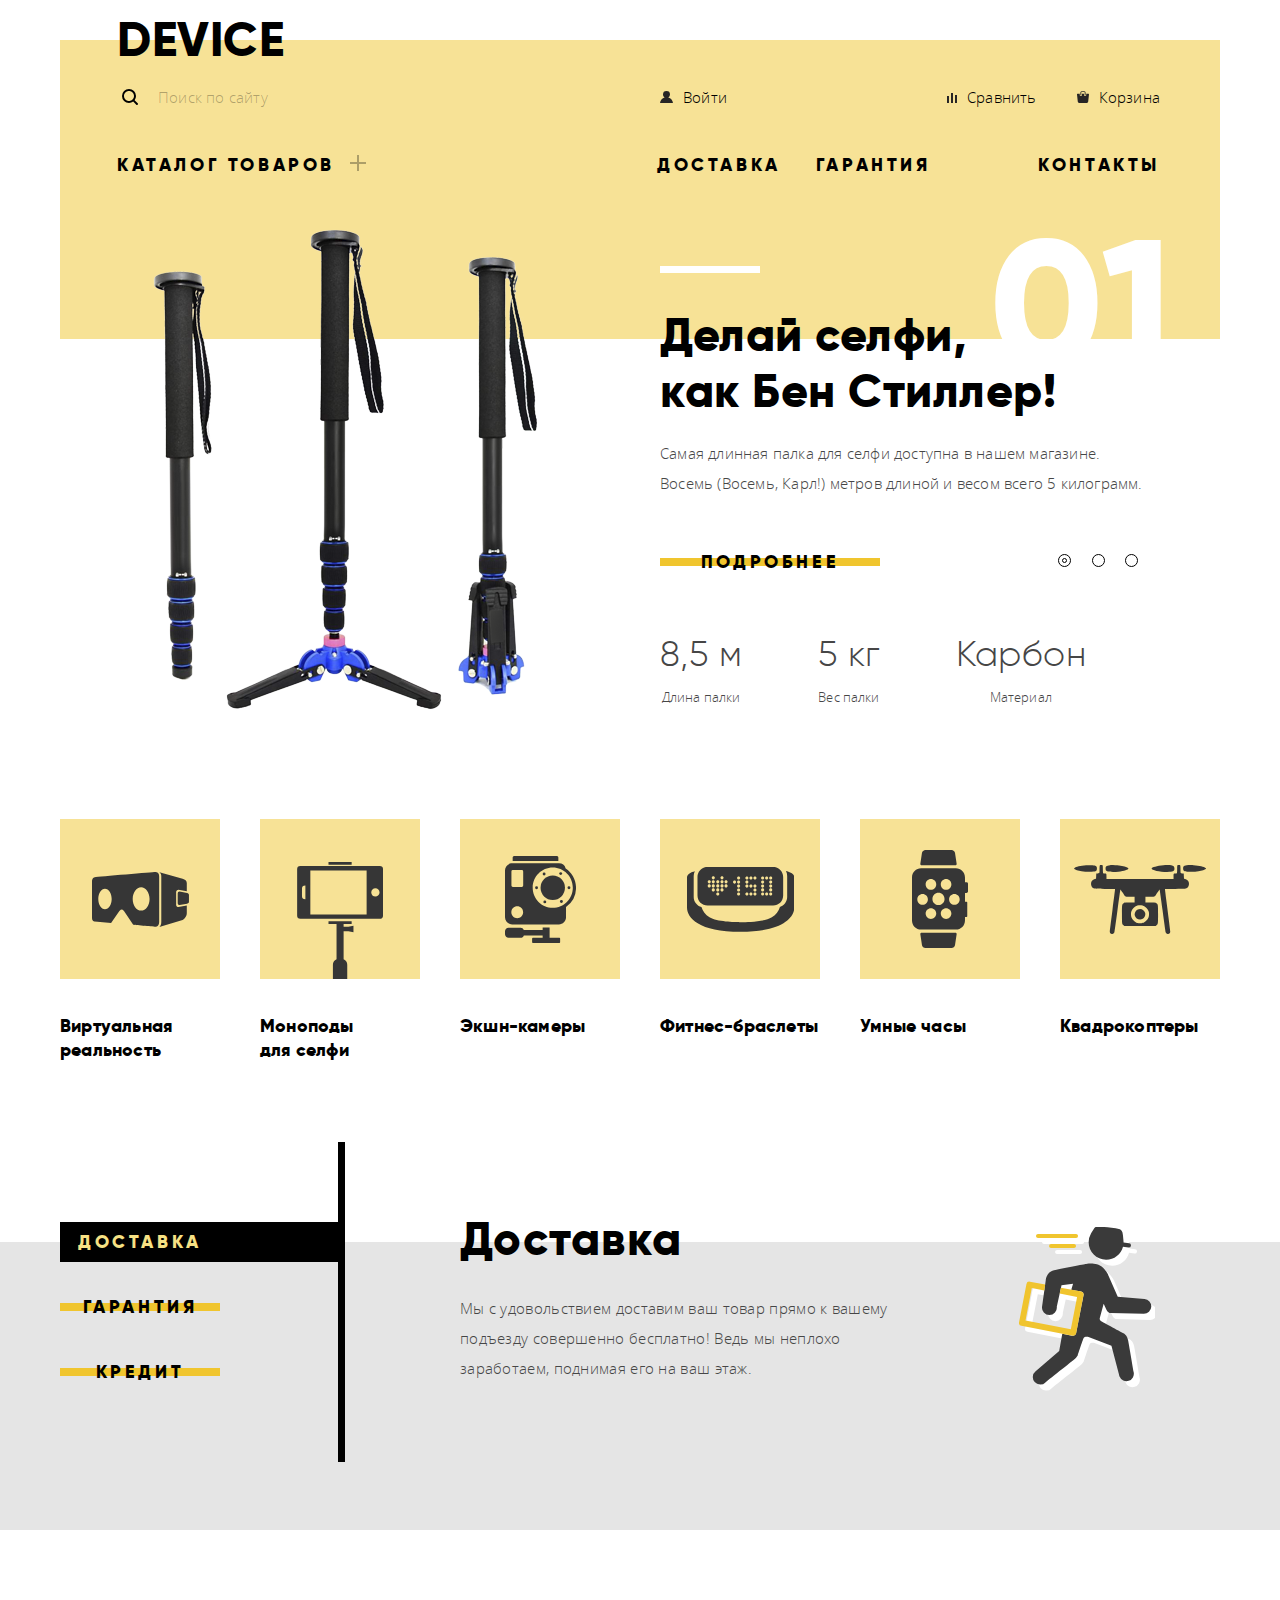
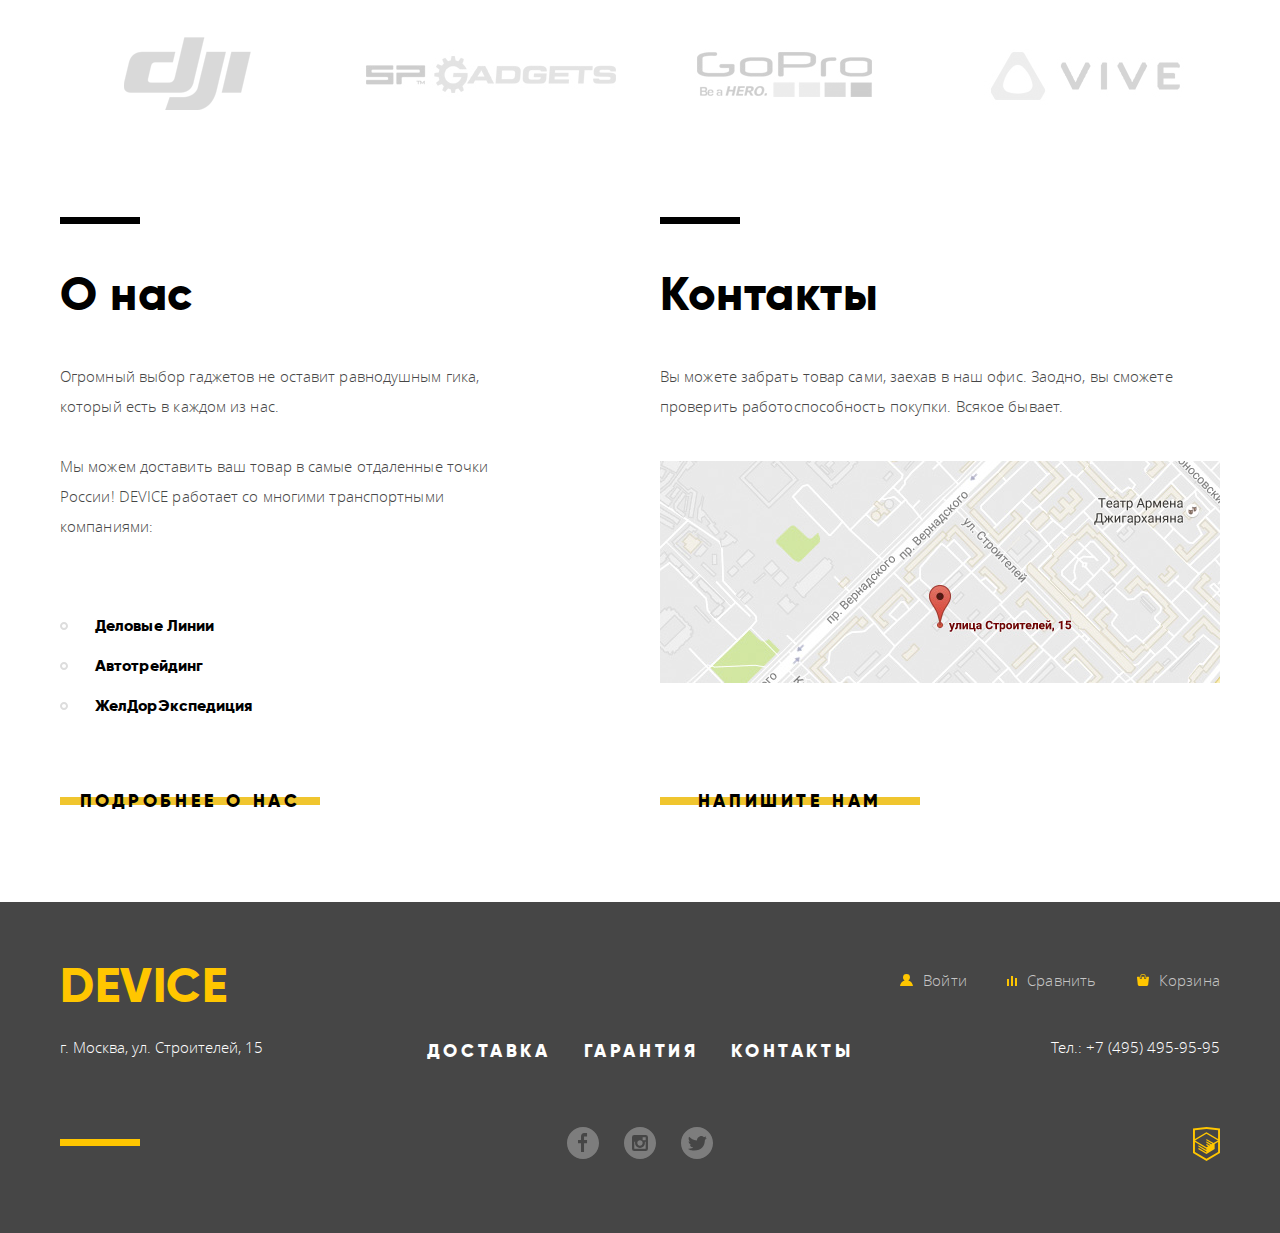
<file: index.html>
<!DOCTYPE html>
<html lang="ru">

  <head>
	  <meta charset="utf-8">
    <title>Интернет-магазин гаджетов "Девайс"</title>
    <link href="css/normalize.css" rel="stylesheet">
    <link href="css/main.min.css" rel="stylesheet">
  </head>

  <body class="main-page">

	<header class="main-header container">
		<a class="header-logo">DEVICE</a>
		<div class="addl-navigation">
			<div class="site-search">
				<form class="site-search-form" action="https://echo.htmlacademy.ru" method="post">
				  <label for="site-search" class="visually-hidden">Поиск по сайту</label>
				  <input type="text" name="site-search" id="site-search" placeholder="Поиск по сайту">
				  <button class="site-search-button" type="submit">Найти</button> 
				</form>
			</div>
			<div class="user-navigation">
	      <div class="user-block">
	      	<a class="user-navigation-link login-link" href="login.html">
	  				<span><svg xmlns="http://www.w3.org/2000/svg" width="13" height="12" viewBox="0 0 13 12"><path fill="#272525" d="M.032 12h12.937c-.163-2.643-2.074-4.837-4.671-5.543a3.47 3.47 0 0 0 1.687-2.972 3.485 3.485 0 0 0-6.97 0c0 1.264.68 2.361 1.688 2.972C2.106 7.163.194 9.357.032 12z"/></svg></span>Войти
	  			</a>
	      </div>
	      <a class="user-navigation-link comparelist-link" href="comparelist.html">
	      	<span><svg xmlns="http://www.w3.org/2000/svg" width="10" height="10" viewBox="0 0 10 10"><path fill="#272525" d="M8 2h1.984v8H8zM0 3h1.984v7H0zM4 0h2v10H4z"/></svg></span>Сравнить
	      </a>
	    	<a class="user-navigation-link cart-link" href="cart.html">
	    	  <span><svg xmlns="http://www.w3.org/2000/svg" width="12" height="12" viewBox="0 0 12 12"><path fill="#272525" d="M11.864 3.017a.429.429 0 0 0-.327-.154H9.225V4.09c0 .563-.484 1.022-1.08 1.022-.594 0-1.078-.458-1.078-1.022V2.863H4.909V4.09c0 .563-.485 1.022-1.08 1.022-.595 0-1.078-.458-1.078-1.022V2.863H.438a.43.43 0 0 0-.327.154.472.472 0 0 0-.108.358l.776 7.134c.015.806.642 1.455 1.411 1.455h7.595c.77 0 1.396-.649 1.411-1.455l.776-7.134a.476.476 0 0 0-.108-.358z"/><path fill="#272525" d="M3.829 4.499c.239 0 .433-.184.433-.409V1.84c0-.632.672-1.022 1.295-1.022h1.079c.655 0 1.078.401 1.078 1.022v2.25c0 .225.194.409.431.409.239 0 .433-.184.433-.409V1.84C8.577.773 7.761 0 6.636 0H5.557c-1.19 0-2.159.826-2.159 1.84v2.25c0 .225.194.409.431.409z"/></svg></span>Корзина
	    	</a>
	    </div>
    </div>
    <nav class="main-navigation">
			<ul class="site-navigation">
        <li class="site-navigation-item catalog-navigation-item">
          <a href="catalog.html">Каталог товаров<span><svg xmlns="http://www.w3.org/2000/svg" width="16" height="16" viewBox="0 0 16 16"><path fill="rgba(0, 0, 0, 0.3)" d="M16 7H9V0H7v7H0v2h7v7h2V9h7z"/></svg></span></a>
          <ul class="catalog-subnavigation">
          	<li>
          		<ul class="catalog-subnavigation-column">
          			<li><a href="catalog/vr.html">Виртуальная реальность</a></li>
		          	<li><a href="catalog/selfie-monopods.html">Моноподы для селфи</a></li>
		          	<li><a href="catalog/action-cameras.html">Экшн-камеры</a></li>
          		</ul>
          	</li>
          	<li>
          		<ul class="catalog-subnavigation-column">
          			<li><a href="catalog/fitness-bands.html">Фитнес-браслеты</a></li>
          			<li><a href="catalog/smart-watches.html">Умные часы</a></li>
          		</ul>
          	</li>
          	<li>
          		<ul class="catalog-subnavigation-column">
          			<li><a href="catalog/quadcopters.html">Квадрокоптеры</a></li>
          		</ul>
          	</li>
          </ul>
        </li>
        <li class="site-navigation-item"><a href="delivery.html">Доставка</a></li>
        <li class="site-navigation-item"><a href="warranty.html">Гарантия</a></li>
        <li class="site-navigation-item"><a href="contacts.html">Контакты</a></li>
      </ul>
	  </nav>
	</header>

	<main>
		<h1 class="visually-hidden">Интернет-магазин гаджетов "Девайс"</h1>
    <section class="main-slider container">
    	<h2 class="visually-hidden">Популярные товары, предложения и акции</h2>
    	<input class="hidden" type="radio" id="slide-1" name="toggle" checked>
      <input class="hidden" type="radio" id="slide-2" name="toggle">
      <input class="hidden" type="radio" id="slide-3" name="toggle">
      <div class="slider-controls">
        <label class="slider-controls-item slider-controls-item-1" for="slide-1"></label>
        <label class="slider-controls-item slider-controls-item-2" for="slide-2"></label>
        <label class="slider-controls-item slider-controls-item-3" for="slide-3"></label>
        </div>
    	<ul class="slider-list">
        <li class="slider-item">
        	<div class="slider-item-wrapper">
	        	<div class="slider-image">
	        		<img src="img/slider-1.png" width="384" height="485" alt="Самая длинная селфи-палка!">
	        	</div>
	        	<div class="slider-content">
	        		<i class="slider-index">01</i>
	        		<h3>Делай селфи, <br> как Бен Стиллер!</h3>
		        	<p>Самая длинная палка для селфи доступна в нашем магазине.</p>
		        	<p>Восемь (Восемь, Карл!) метров длиной и весом всего 5 килограмм.</p>
		        	<a class="button" href="#">Подробнее</a>
		        	<table>
		        		<tr>
		        			<td>8,5 м</td>
		        			<td>5 кг</td>
		        			<td>Карбон</td>
		        		</tr>
		        		<tr>
		        			<th>Длина палки</th>
		        			<th>Вес палки</th>
		        			<th>Материал</th>
		        		</tr>
		        	</table>
		        </div>
		      </div>
	      </li>
	      <li class="slider-item">
	      	<div class="slider-item-wrapper">
	        	<div class="slider-image">
	        		<img src="img/slider-2.png" width="345" height="485" alt="Мотивирующие фитнес-браслеты">
	        	</div>
	        	<div class="slider-content">
	        		<i class="slider-index">02</i>
	        		<h3>Худеем <br> правильно!</h3>
		        	<p>Мотивирующие фитнес-браслеты помогут найти в себе силы не пропускать занятия и соблюдать диету.</p>
		        	<a class="button" href="#">Подробнее</a>
		        	<table>
		        		<tr>
		        			<td>48 часов</td>
		        		</tr>
		        		<tr>
		        			<th>Без подзарядки</th>
		        		</tr>
		        	</table>
		        </div>
		      </div>
	      </li>
	      <li class="slider-item">
        	<div class="slider-item-wrapper">
	        	<div class="slider-image">
	        		<img src="img/slider-3.png" width="526" height="334" alt="Квадрокоптер с мощным лазером!">
	        	</div>
	        	<div class="slider-content">
	        		<i class="slider-index">03</i>
	        		<h3>Порхает как бабочка, жалит как пчела!</h3>
		        	<p>Этот обычный, на первый взгляд, квадрокоптер оснащен мощным лазером, замаскированным под стандартную камеру.</p>
		        	<a class="button" href="#">Подробнее</a>
		        	<table>
		        		<tr>
		        			<td>800 м</td>
		        			<td>50 м</td>
		        		</tr>
		        		<tr>
		        			<th>Дальность полета</th>
		        			<th>Радиус поражения</th>
		        		</tr>
		        	</table>
		        </div>
		      </div>
	      </li>
	    </ul>
        	
    </section>
		<section class="product-categories container">
		  <h2 class="visually-hidden">Категории товаров</h2>
			<ul class="product-categories-list">
				<li class="product-categories-item"><a href="catalog/vr.html">Виртуальная реальность</a></li>
				<li class="product-categories-item"><a href="catalog/selfie-monopods.html">Моноподы для&nbsp;селфи</a></li>
				<li class="product-categories-item"><a href="catalog/action-cameras.html">Экшн-камеры</a></li>
				<li class="product-categories-item"><a href="catalog/fitness-bands.html">Фитнес-браслеты</a></li>
				<li class="product-categories-item"><a href="catalog/smart-watches.html">Умные часы</a></li>
				<li class="product-categories-item"><a href="catalog/quadcopters.html">Квадрокоптеры</a></li>
			</ul>
		</section>
		<section class="services-slider">
		  <div class="container">
			  <h2 class="visually-hidden">Наши услуги</h2>
				<ul class="services-navigation">
					<li class="services-navigation-current"><a class="button" href="#">Доставка</a></li>
					<li><a class="button" href="#">Гарантия</a></li>
					<li><a class="button" href="#">Кредит</a></li>
				</ul>
				<ul class="services-slider-list">
				  <li class="services-slider-item">
						<div class="services-description-slide">
							<h3>Доставка</h3>
							<p>Мы с удовольствием доставим ваш товар прямо к вашему подъезду совершенно бесплатно! Ведь мы неплохо заработаем, поднимая его на ваш этаж.</p>
						</div>
					</li>
					<li class="services-slider-item">
						<div class="services-description-slide hidden">
							<h3>Гарантия</h3>
							<p>Если из-за возгорания купленного у нас товара у вас сгорит дом — не переживайте, мы выдадим вам новый.</p>
							<p>Товар, не дом, конечно же.</p>
						</div>
					</li>
					<li class="services-slider-item">
						<div class="services-description-slide hidden">
							<h3>Кредит</h3>
							<p>Залезть в долговую яму стало проще! Кредитные консультанты подберут для вас наиболее выгодные условия кредита. Выгодные для нашего банка, разумеется.</p>
						</div>
					</li>
				</ul>
			</div>
		</section>
		<section class="popular-brands container">
		  <h2 class="visually-hidden">Популярные бренды</h2>
			<ul class="popular-brands-list">
				<li class="popular-brands-item">
					<a class="popular-brands-link" href="#"><img src="img/brand-logo-1.png" width="260" height="100" alt="Товары бренда DJI"></a>
				</li>
				<li class="popular-brands-item">
					<a class="popular-brands-link" href="#"><img src="img/brand-logo-2.png" width="260" height="100" alt="Товары бренда SP GADGETS"></a>
				</li>
				<li class="popular-brands-item">
					<a class="popular-brands-link" href="#"><img src="img/brand-logo-3.png" width="260" height="100" alt="Товары бренда GoPro"></a>
				</li>
				<li class="popular-brands-item">
					<a class="popular-brands-link" href="#"><img src="img/brand-logo-4.png" width="260" height="100" alt="Товары бренда VIVE"></a>
				</li>
			</ul>
		</section>
		<div class="about-us-wrapper container">
			<section class="about-us">
				<h2>О нас</h2>
				<p>Огромный выбор гаджетов не оставит равнодушным гика, который есть в каждом из нас.</p>
				<p>Мы можем доставить ваш товар в самые отдаленные точки России! DEVICE работает со многими транспортными компаниями:</p>
				<ul>
					<li>Деловые Линии</li>
					<li>Автотрейдинг</li>
					<li>ЖелДорЭкспедиция</li>
				</ul>
				<a class="button" href="about-us.html">Подробнее о нас</a>
			</section>
			<section class="contacts">
				<h2>Контакты</h2>
				<p>Вы можете забрать товар сами, заехав в наш офис. Заодно, вы сможете проверить работоспособность покупки. Всякое бывает.</p>
				<p>
				  <a href="https://goo.gl/maps/porCcrEUpJE2" class="map-link" target="_blank"><img src="img/map.jpg" width="560" height="222" alt="Карта проезда. г. Москва, ул. Строителей, 15"></a>
				 </p>
				<a class="button feedback-button" href="mailto:feedback@device.com?subject=Вопрос&nbsp;с&nbsp;сайта">Напишите нам</a>
			</section>
		</div>
	</main>

  <footer class="main-footer">
    <div class="footer-top container">
    	<a class="footer-logo">DEVICE</a>
	  	<ul class="footer-options-links">
	  		<li>
	  			<a class="login-link" href="#">
	  				<span><svg xmlns="http://www.w3.org/2000/svg" width="13" height="12" viewBox="0 0 13 12"><path fill="#ffc600" d="M.032 12h12.937c-.163-2.643-2.074-4.837-4.671-5.543a3.47 3.47 0 0 0 1.687-2.972 3.485 3.485 0 0 0-6.97 0c0 1.264.68 2.361 1.688 2.972C2.106 7.163.194 9.357.032 12z"/></svg></span>Войти
	  			</a>
	  		</li>
	  		<li>
	  			<a class="comparelist-link" href="comparelist.html">
	  				<span><svg xmlns="http://www.w3.org/2000/svg" width="10" height="10" viewBox="0 0 10 10"><path fill="#ffc600" d="M8 2h1.984v8H8zM0 3h1.984v7H0zM4 0h2v10H4z"/></svg></span>Сравнить
	  			</a>
	  		</li>
	    	<li>
	    		<a class="cart-link" href="cart.html">
	    			<span><svg xmlns="http://www.w3.org/2000/svg" width="12" height="12" viewBox="0 0 12 12"><path fill="#ffc600" d="M11.864 3.017a.429.429 0 0 0-.327-.154H9.225V4.09c0 .563-.484 1.022-1.08 1.022-.594 0-1.078-.458-1.078-1.022V2.863H4.909V4.09c0 .563-.485 1.022-1.08 1.022-.595 0-1.078-.458-1.078-1.022V2.863H.438a.43.43 0 0 0-.327.154.472.472 0 0 0-.108.358l.776 7.134c.015.806.642 1.455 1.411 1.455h7.595c.77 0 1.396-.649 1.411-1.455l.776-7.134a.476.476 0 0 0-.108-.358z"/><path fill="#ffc600" d="M3.829 4.499c.239 0 .433-.184.433-.409V1.84c0-.632.672-1.022 1.295-1.022h1.079c.655 0 1.078.401 1.078 1.022v2.25c0 .225.194.409.431.409.239 0 .433-.184.433-.409V1.84C8.577.773 7.761 0 6.636 0H5.557c-1.19 0-2.159.826-2.159 1.84v2.25c0 .225.194.409.431.409z"/></svg></span>Корзина
	    		</a>
	    	</li>
	  	</ul>
    </div>
    <div class="footer-middle container">
    	<p class="footer-address">г. Москва, ул. Строителей, 15</p>
	  	<ul class="footer-navigation">
	  		<li><a href="delivery.html">Доставка</a></li>
	      <li><a href="warranty.html">Гарантия</a></li>
	      <li><a href="contacts.html">Контакты</a></li>
	  	</ul>
	  	<p class="footer-phone">Тел.: +7 (495) 495-95-95</p>
	    </div>
  	<div class="footer-bottom container">
  	  <ul class="footer-social">
        <li><a class="social-button" href="#">
        	<svg xmlns="http://www.w3.org/2000/svg" width="32" height="32" viewBox="0 0 32 32"><path fill="rgba(255, 255, 255, 0.3)" d="M16 0C7.164 0 0 7.163 0 16s7.164 16 16 16c8.837 0 16-7.164 16-16S24.837 0 16 0zm4.062 9.455h-3.021v3.444h3.021v3.445h-3.021v8.61H14.02v-8.61H11v-3.445h3.021V9.455c0-1.902 1.353-3.445 3.021-3.445h3.021v3.445z"/></svg>
        	<span class="visually-hidden">Мы в Facebook</span></a>
        </li>
        <li><a class="social-button" href="#">
        	<svg xmlns="http://www.w3.org/2000/svg" width="32" height="32" viewBox="0 0 32 32"><g fill="rgba(255, 255, 255, 0.3)"><path d="M20.916 16a4.938 4.938 0 1 1-9.877 0c0-.394.051-.773.138-1.14h-.897v6.838h11.396V14.86h-.897c.086.367.137.746.137 1.14z"/><path d="M15.978 18.659c1.466 0 2.659-1.193 2.659-2.659s-1.193-2.659-2.659-2.659c-1.466 0-2.659 1.193-2.659 2.659s1.192 2.659 2.659 2.659zM18.637 10.302h3.039v3.039h-3.039z"/><path d="M16 0C7.164 0 0 7.164 0 16c0 8.837 7.164 16 16 16 8.837 0 16-7.163 16-16 0-8.836-7.163-16-16-16zm7.955 21.698a2.285 2.285 0 0 1-2.279 2.279H10.279A2.285 2.285 0 0 1 8 21.698V10.302a2.286 2.286 0 0 1 2.279-2.279h11.396a2.286 2.286 0 0 1 2.279 2.279v11.396z"/></g></svg>
        	<span class="visually-hidden">Мы в Instagram</span></a>
        </li>
        <li><a class="social-button" href="#">
        	<svg xmlns="http://www.w3.org/2000/svg" width="32" height="32" viewBox="0 0 32 32"><path fill="rgba(255, 255, 255, 0.3)" d="M16 0C7.164 0 0 7.164 0 16c0 8.837 7.164 16 16 16 8.837 0 16-7.163 16-16 0-8.836-7.163-16-16-16zm7.944 12.809c-.251 6.516-3.463 10.832-10.992 10.702h-.486c-.447 0-4.543-.443-5.344-1.823 2.479.19 4.247-.406 5.12-1.136-1.048-.289-2.923-.461-3.251-2.848.384.104.618.221 1.299.113-1.307-.824-2.758-1.519-2.679-3.643.311.317 1.164.518 1.46.457-.768-.233-2.149-3.244-.974-4.781 1.984 1.79 4.075 3.482 7.804 3.643.227-2.214 1.24-3.699 3.168-4.325 1.84-.479 3.255.26 3.901 1.138.737-.224 1.453-.466 2.193-.685-.004.833-.569 1.463-.935 1.709.747.165 1.423-.475 1.423-.475-.184.963-1.094 1.725-1.707 1.954z"/></svg>
        	<span class="visually-hidden">Мы в Twitter</span></a>
        </li>
      </ul>
	  	<p class="footer-copyright">
	      <a href="https://htmlacademy.ru/intensive/htmlcss" target="_blank"><img src="img/logo-htmlacademy.svg" width="27" height="35" alt="Ссылка на сайт HTML Academy"></a>
	    </p>
  	</div>
  </footer>

  <section class="modal modal-feedback">
    <h2 class="visually-hidden">Обратная связь</h2>
    <form class="feedback-form" action="https://echo.htmlacademy.ru" method="post" novalidate>
    	<div class="fields-group">
	    	<p class="feedback-item">
	    		<label for="feedback-name">Ваше имя:</label>
	    		<input type="text" name="feedback-name" id="feedback-name" placeholder="Имя Фамилия" required>
	    	</p>
	    	<p class="feedback-item">
		    	<label for="feedback-email">Ваш e-mail:</label>
		    	<input type="email" name="feedback-email" id="feedback-email" placeholder="email@example.com" required>
		    </p>
		  </div>
	    <p class="feedback-item">
	    	<label for="feedback-message">Текст письма:</label>
	    	<textarea name="feedback-message" id="feedback-message" rows="7" placeholder="В свободной форме" required></textarea>
	    </p>
    	<button class="button" type="submit">Отправить</button>
    	<button class="modal-close" type="button"></button>
    </form>
  </section>

  <section class="modal modal-map">
    <h2 class="visually-hidden">Как до нас добраться</h2>
    <iframe src="https://www.google.com/maps/embed?pb=!1m18!1m12!1m3!1d2249.1125488779976!2d37.52742931592807!3d55.687030980535816!2m3!1f0!2f0!3f0!3m2!1i1024!2i768!4f13.1!3m3!1m2!1s0x46b54cf65f5c8955%3A0x694710ccd55501e!2z0YPQuy4g0KHRgtGA0L7QuNGC0LXQu9C10LksIDE1LCDQnNC-0YHQutCy0LAsIDExOTMxMQ!5e0!3m2!1sru!2sru!4v1545081262127" width="960" height="560"  allowfullscreen aria-label="Карта проезда. г. Москва, ул. Строителей, 15"></iframe>
    <p><img src="img/map-big.png" width="960" height="560" alt="Офис компании по адресу Москва, ул. Строителей, 13"></p>
    <button class="modal-close" type="button"></button>
  </section>

  <script src="js/script.min.js"></script>
  </body>
</html>
</file>
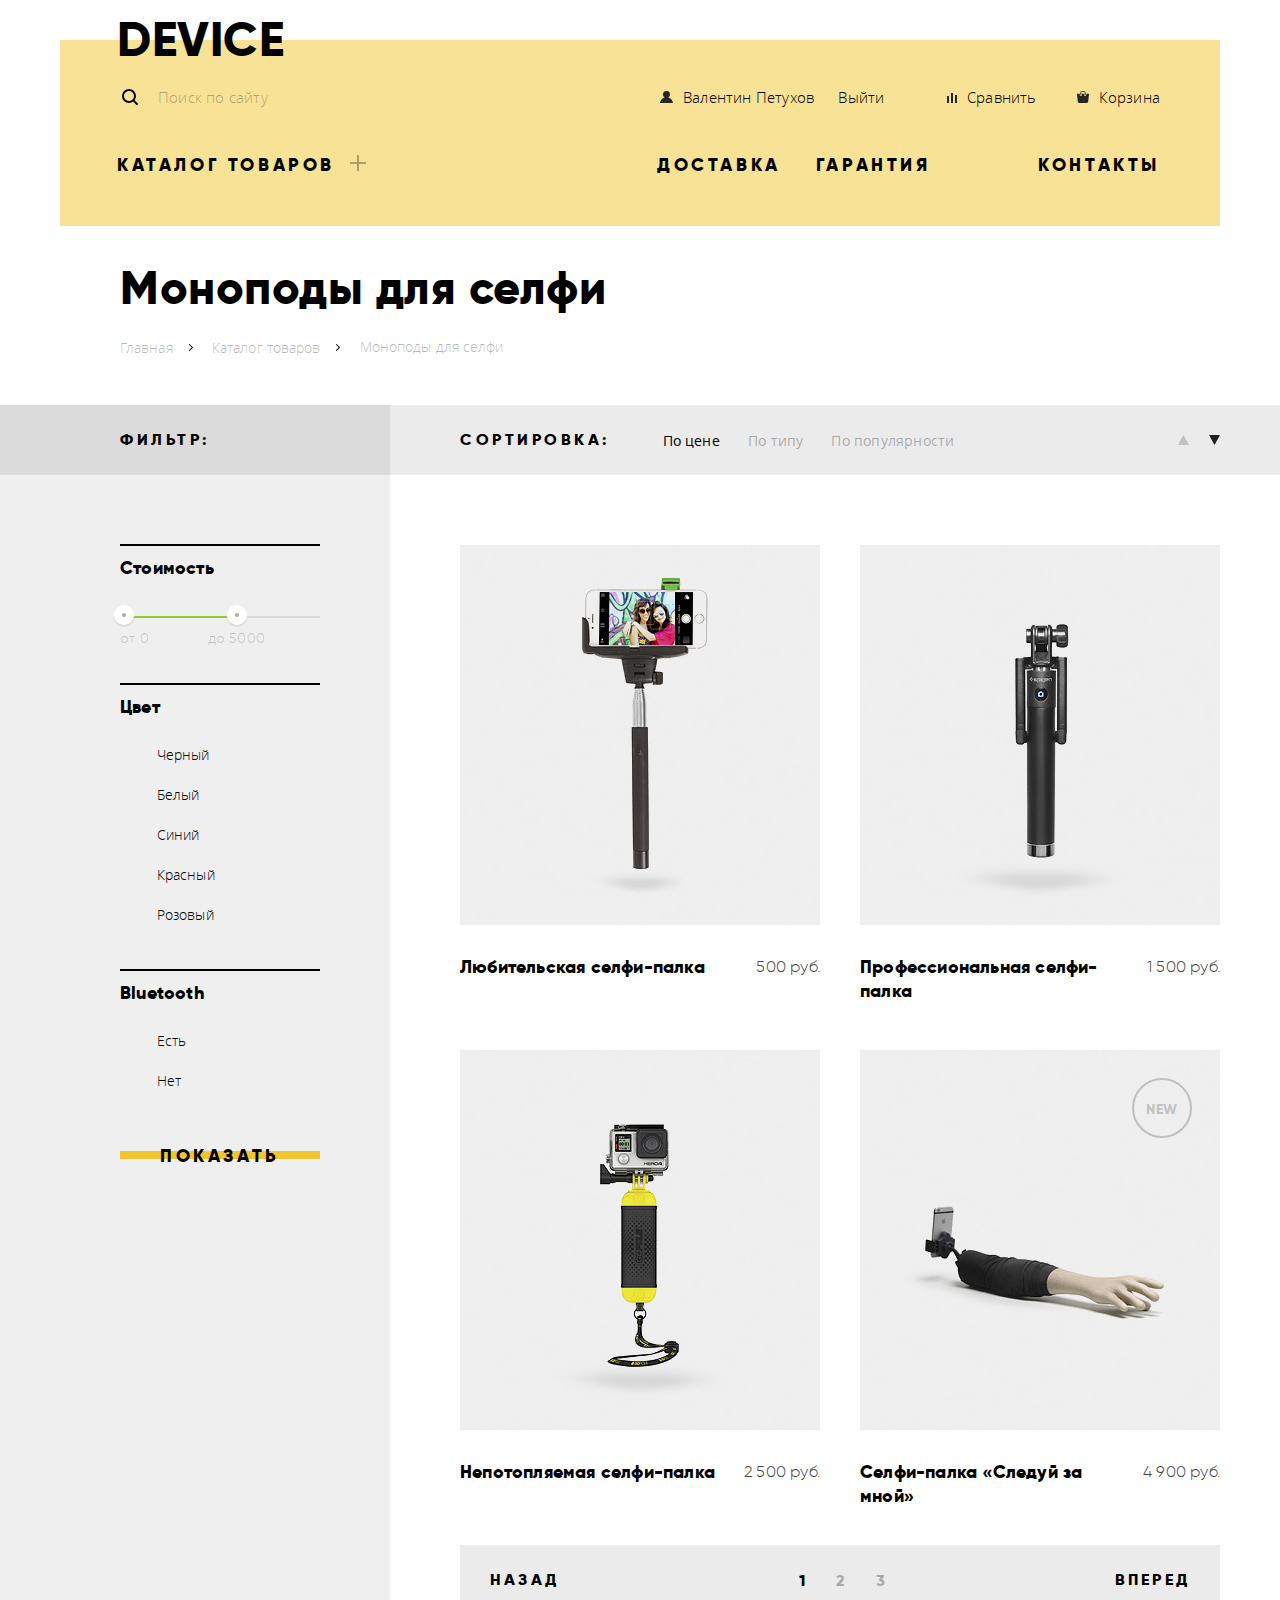
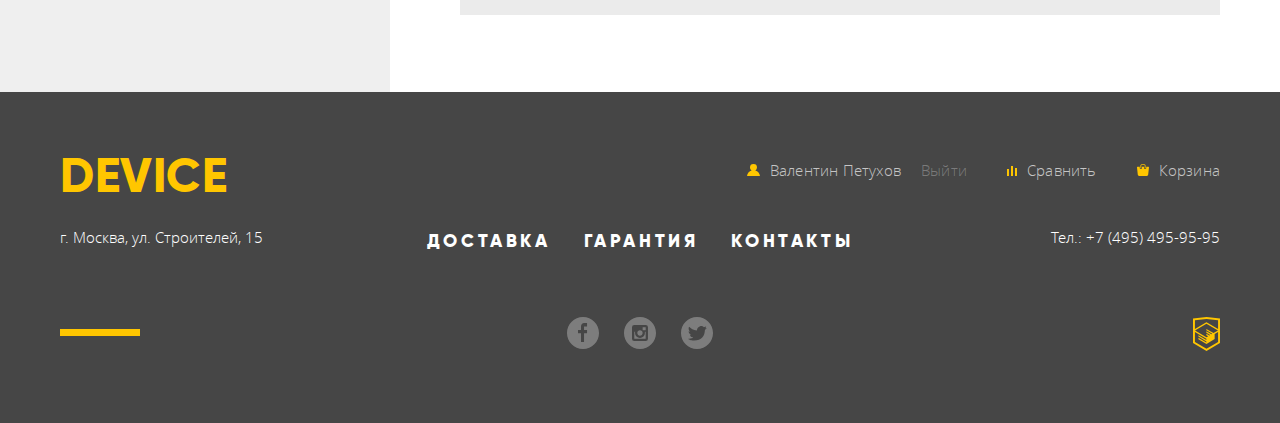
<file: catalog.html>
<!DOCTYPE html>
<html lang="ru">

  <head>
	  <meta charset="utf-8">
    <title>Моноподы для селфи - Интернет-магазин гаджетов "Девайс"</title>
    <link href="css/normalize.css" rel="stylesheet">
    <link href="css/main.min.css" rel="stylesheet">
  </head>

  <body class="inner-page">

	<header class="main-header container">
		<a class="header-logo" href="index.html">DEVICE</a>
    <div class="addl-navigation">
  		<div class="site-search">
        <form class="site-search-form" action="https://echo.htmlacademy.ru" method="post">
          <label for="site-search" class="visually-hidden">Поиск по сайту</label>
          <input type="search" name="site-search" id="site-search" placeholder="Поиск по сайту">
          <button class="site-search-button" type="submit">Найти</button> 
        </form>
      </div>
      <div class="user-navigation">
        <div class="user-block">
          <a class="user-navigation-link profile-link" href="profile.html">
            <span><svg xmlns="http://www.w3.org/2000/svg" width="13" height="12" viewBox="0 0 13 12"><path fill="#272525" d="M.032 12h12.937c-.163-2.643-2.074-4.837-4.671-5.543a3.47 3.47 0 0 0 1.687-2.972 3.485 3.485 0 0 0-6.97 0c0 1.264.68 2.361 1.688 2.972C2.106 7.163.194 9.357.032 12z"/></svg></span>Валентин Петухов</a>
          <a class="user-navigation-link logout-link" href="#">Выйти</a>
        </div>
        <a class="user-navigation-link comparelist-link" href="comparelist.html">
          <span><svg xmlns="http://www.w3.org/2000/svg" width="10" height="10" viewBox="0 0 10 10"><path fill="#272525" d="M8 2h1.984v8H8zM0 3h1.984v7H0zM4 0h2v10H4z"/></svg></span>Сравнить
        </a>
        <a class="user-navigation-link cart-link" href="cart.html">
          <span><svg xmlns="http://www.w3.org/2000/svg" width="12" height="12" viewBox="0 0 12 12"><path fill="#272525" d="M11.864 3.017a.429.429 0 0 0-.327-.154H9.225V4.09c0 .563-.484 1.022-1.08 1.022-.594 0-1.078-.458-1.078-1.022V2.863H4.909V4.09c0 .563-.485 1.022-1.08 1.022-.595 0-1.078-.458-1.078-1.022V2.863H.438a.43.43 0 0 0-.327.154.472.472 0 0 0-.108.358l.776 7.134c.015.806.642 1.455 1.411 1.455h7.595c.77 0 1.396-.649 1.411-1.455l.776-7.134a.476.476 0 0 0-.108-.358z"/><path fill="#272525" d="M3.829 4.499c.239 0 .433-.184.433-.409V1.84c0-.632.672-1.022 1.295-1.022h1.079c.655 0 1.078.401 1.078 1.022v2.25c0 .225.194.409.431.409.239 0 .433-.184.433-.409V1.84C8.577.773 7.761 0 6.636 0H5.557c-1.19 0-2.159.826-2.159 1.84v2.25c0 .225.194.409.431.409z"/></svg></span>Корзина
        </a>
      </div>
    </div>
    <nav class="main-navigation">
			<ul class="site-navigation">
        <li class="site-navigation-item catalog-navigation-item">
          <a href="catalog.html">Каталог товаров<span><svg xmlns="http://www.w3.org/2000/svg" width="16" height="16" viewBox="0 0 16 16"><path fill="rgba(0, 0, 0, 0.3)" d="M16 7H9V0H7v7H0v2h7v7h2V9h7z"/></svg></span></a>
          <ul class="catalog-subnavigation">
            <li>
              <ul class="catalog-subnavigation-column">
                <li><a href="catalog/vr.html">Виртуальная реальность</a></li>
                <li><a href="catalog/selfie-monopods.html">Моноподы для селфи</a></li>
                <li><a href="catalog/action-cameras.html">Экшн-камеры</a></li>
              </ul>
            </li>
            <li>
              <ul class="catalog-subnavigation-column">
                <li><a href="catalog/fitness-bands.html">Фитнес-браслеты</a></li>
                <li><a href="catalog/smart-watches.html">Умные часы</a></li>
              </ul>
            </li>
            <li>
              <ul class="catalog-subnavigation-column">
                <li><a href="catalog/quadcopters.html">Квадрокоптеры</a></li>
              </ul>
            </li>
          </ul>
        </li> 
        <li class="site-navigation-item"><a href="delivery.html">Доставка</a></li>
        <li class="site-navigation-item"><a href="warranty.html">Гарантия</a></li>
        <li class="site-navigation-item"><a href="contacts.html">Контакты</a></li>
      </ul>
	  </nav>
	</header>

	<main>
    <div class="container">
  		<h1 class="page-title">Моноподы для селфи</h1>
      <ul class="breadcrumbs">
        <li><a href="index.html">Главная</a></li>
        <li><a href="catalog.html">Каталог товаров</a></li>
        <li class="breadcrumbs-current">Моноподы для селфи</li>
      </ul>
    </div> 
    <div class="sorting-column-wrapper">
      <div class="sorting-column container">
        <h2 class="filter-title">Фильтр:</h2>
        <section class="sorting">
          <h2 class="sorting-title">Сортировка:</h2>
          <ul class="sorting-options">
            <li><a class="sorting-options-selected" href="#">По цене</a></li>
            <li><a href="#">По типу</a></li>
            <li><a href="#">По популярности</a></li>
          </ul>
          <div class="sorting-direction">
            <a class="sorting-up" href="#"><span class="visually-hidden">По возрастанию</span></a>
            <a class="sorting-down sorting-direction-selected" href="#"><span class="visually-hidden">По убыванию</span></a>
          </div>
        </section>
      </div>
    </div>
    <div class="catalog-columns-wrapper"> 
      <div class="catalog-columns container">
        <div class="left-column">
          <section class="filter">
            <form class="filter-form" action="https://echo.htmlacademy.ru" method="get">
              <fieldset>
                <legend>Стоимость</legend>
                <div class="price-range-filter">
                  <div class="range-controls">
                    <div class="scale">
                      <div class="bar">
                          <span class="sign-from">от 0</span>
                          <span class="sign-to">до 5000</span>
                      </div>
                    </div>
                    <div class="toggle toggle-min"></div>
                    <div class="toggle toggle-max"></div>
                  </div>
                </div>
              </fieldset>
              <fieldset>
                <legend>Цвет</legend>  
                <ul class="colors-filter">
                  <li>
                    <label>
                      <input class="visually-hidden filter-input filter-input-checkbox" type="checkbox" name="black-color" id="black-color" checked>
                      <span class="checkbox-indicator"></span>
                      Черный
                    </label>
                  </li>
                  <li>
                    <label>
                      <input class="visually-hidden filter-input filter-input-checkbox" type="checkbox" name="white-color" id="white-color">
                      <span class="checkbox-indicator"></span>
                      Белый
                    </label>
                  </li>
                  <li>
                    <label>
                      <input class="visually-hidden filter-input filter-input-checkbox" type="checkbox" name="blue-color" id="blue-color" checked>
                      <span class="checkbox-indicator"></span>
                      Синий
                    </label>
                  </li>
                  <li>
                    <label>
                      <input class="visually-hidden filter-input filter-input-checkbox" type="checkbox" name="red-color" id="red-color" checked>
                      <span class="checkbox-indicator"></span>
                      Красный
                    </label>
                  </li>
                  <li>
                    <label>
                      <input class="visually-hidden filter-input filter-input-checkbox" type="checkbox" name="pink-color" id="pink-color">
                      <span class="checkbox-indicator"></span>
                      Розовый
                    </label>
                  </li>
                </ul>
              </fieldset>
              <fieldset>
                <legend>Bluetooth</legend>  
                <ul class="bluetooth-filter">
                  <li>
                    <label>
                      <input class="visually-hidden filter-input filter-input-radio" type="radio" name="bluetooth" id="bluetooth-yes" value="yes" checked>
                      <span class="radio-indicator"></span>
                      Есть
                    </label>
                  </li>
                  <li>
                    <label>
                      <input class="visually-hidden filter-input filter-input-radio" type="radio" name="bluetooth" id="bluetooth-no" value="no">
                      <span class="radio-indicator"></span>
                      Нет
                    </label>
                  </li>
                </ul>
              </fieldset>
              <button class="button filter-button" type="submit">Показать</button>
            </form>
          </section>
        </div>
        <div class="right-column">
          <section class="catalog">
            <h2 class="visually-hidden">Список моноподов для селфи</h2>
            <ul class="catalog-list">
              <li class="catalog-item">
                <p class="catalog-item-image">
                  <img src="img/product-1.jpg" width="360" height="380" alt="Любительская селфи-палка">
                </p>
                <div class="catalog-item-info">
                  <h3><a href="catalog-item.html">Любительская селфи-палка</a></h3>
                  <p class="catalog-item-price">500 руб.</p>
                </div> 
                <div class="catalog-item-actions">
                  <a class="button add-to-cart-link" href="#">В корзину</a>
                  <a class="add-to-comparelist-link" href="#">Добавить к сравнению</a>
                </div>
              </li>
              <li class="catalog-item">
                <p class="catalog-item-image">
                  <img src="img/product-2.jpg" width="360" height="380" alt="Профессиональная селфи-палка">
                </p>
                <div class="catalog-item-info">
                  <h3><a href="catalog-item.html">Профессиональная селфи-палка</a></h3>
                  <p class="catalog-item-price">1 500 руб.</p>
                </div>
                <div class="catalog-item-actions">
                  <a class="button add-to-cart-link" href="#">В корзину</a>
                  <a class="add-to-comparelist-link" href="#">Добавить к сравнению</a>
                </div>
              </li>
              <li class="catalog-item">
                <p class="catalog-item-image">
                    <img src="img/product-3.jpg" width="360" height="380" alt="Непотопляемая селфи-палка">
                </p>
                <div class="catalog-item-info">
                  <h3><a href="catalog-item.html">Непотопляемая селфи-палка</a></h3>
                  <p class="catalog-item-price">2 500 руб.</p>
                </div>
                <div class="catalog-item-actions">
                  <a class="button add-to-cart-link" href="#">В корзину</a>
                  <a class="add-to-comparelist-link" href="#">Добавить к сравнению</a>
                </div>
              </li>
              <li class="catalog-item new-badge">
                <p class="catalog-item-image">
                    <img src="img/product-4.jpg" width="360" height="380" alt="Селфи-палка «Следуй за мной»">
                </p>
                <div class="catalog-item-info">
                  <h3><a href="catalog-item.html">Селфи-палка «Следуй за мной»</a></h3>
                  <p class="catalog-item-price">4 900 руб.</p>
                </div>
                <div class="catalog-item-actions">
                  <a class="button add-to-cart-link" href="#">В корзину</a>
                  <a class="add-to-comparelist-link" href="#">Добавить к сравнению</a>
                </div>
              </li>
            </ul>
            <div class="pagination">
              <a class="pagination-button" href="#">Назад</a>
              <ul class="pagination-list">
                <li><a class="current-page" href="#">1</a></li>
                <li><a href="#">2</a></li>
                <li><a href="#">3</a></li>
              </ul>
              <a class="pagination-button" href="#">Вперед</a>
            </div>
          </section>
        </div>
      </div>
    </div>
  </main>

  <footer class="main-footer">
    <div class="footer-top container">
      <a class="footer-logo" href="index.html">DEVICE</a>
      <ul class="footer-options-links">
        <li>
          <a class="profile-link" href="#">
            <span><svg xmlns="http://www.w3.org/2000/svg" width="13" height="12" viewBox="0 0 13 12"><path fill="#ffc600" d="M.032 12h12.937c-.163-2.643-2.074-4.837-4.671-5.543a3.47 3.47 0 0 0 1.687-2.972 3.485 3.485 0 0 0-6.97 0c0 1.264.68 2.361 1.688 2.972C2.106 7.163.194 9.357.032 12z"/></svg></span>
            Валентин Петухов
          </a>
        </li>
        <li><a class="logout-link" href="#">Выйти</a></li>
        <li>
          <a class="comparelist-link" href="comparelist.html">
            <span><svg xmlns="http://www.w3.org/2000/svg" width="10" height="10" viewBox="0 0 10 10"><path fill="#ffc600" d="M8 2h1.984v8H8zM0 3h1.984v7H0zM4 0h2v10H4z"/></svg></span>Сравнить
          </a>
        </li>
        <li>
          <a class="cart-link" href="cart.html">
            <span><svg xmlns="http://www.w3.org/2000/svg" width="12" height="12" viewBox="0 0 12 12"><path fill="#ffc600" d="M11.864 3.017a.429.429 0 0 0-.327-.154H9.225V4.09c0 .563-.484 1.022-1.08 1.022-.594 0-1.078-.458-1.078-1.022V2.863H4.909V4.09c0 .563-.485 1.022-1.08 1.022-.595 0-1.078-.458-1.078-1.022V2.863H.438a.43.43 0 0 0-.327.154.472.472 0 0 0-.108.358l.776 7.134c.015.806.642 1.455 1.411 1.455h7.595c.77 0 1.396-.649 1.411-1.455l.776-7.134a.476.476 0 0 0-.108-.358z"/><path fill="#ffc600" d="M3.829 4.499c.239 0 .433-.184.433-.409V1.84c0-.632.672-1.022 1.295-1.022h1.079c.655 0 1.078.401 1.078 1.022v2.25c0 .225.194.409.431.409.239 0 .433-.184.433-.409V1.84C8.577.773 7.761 0 6.636 0H5.557c-1.19 0-2.159.826-2.159 1.84v2.25c0 .225.194.409.431.409z"/></svg></span>Корзина
          </a>
        </li>
      </ul>
    </div>
    <div class="footer-middle container">
      <p class="footer-address">г. Москва, ул. Строителей, 15</p>
      <ul class="footer-navigation">
        <li><a href="delivery.html">Доставка</a></li>
        <li><a href="warranty.html">Гарантия</a></li>
        <li><a href="contacts.html">Контакты</a></li>
      </ul>
      <p class="footer-phone">Тел.: +7 (495) 495-95-95</p>
    </div>
    <div class="footer-bottom container">
      <ul class="footer-social">
        <li><a class="social-button" href="#">
          <svg xmlns="http://www.w3.org/2000/svg" width="32" height="32" viewBox="0 0 32 32"><path fill="rgba(255, 255, 255, 0.3)" d="M16 0C7.164 0 0 7.163 0 16s7.164 16 16 16c8.837 0 16-7.164 16-16S24.837 0 16 0zm4.062 9.455h-3.021v3.444h3.021v3.445h-3.021v8.61H14.02v-8.61H11v-3.445h3.021V9.455c0-1.902 1.353-3.445 3.021-3.445h3.021v3.445z"/></svg>
          <span class="visually-hidden">Мы в Facebook</span></a>
        </li>
        <li><a class="social-button" href="#">
          <svg xmlns="http://www.w3.org/2000/svg" width="32" height="32" viewBox="0 0 32 32"><g fill="rgba(255, 255, 255, 0.3)"><path d="M20.916 16a4.938 4.938 0 1 1-9.877 0c0-.394.051-.773.138-1.14h-.897v6.838h11.396V14.86h-.897c.086.367.137.746.137 1.14z"/><path d="M15.978 18.659c1.466 0 2.659-1.193 2.659-2.659s-1.193-2.659-2.659-2.659c-1.466 0-2.659 1.193-2.659 2.659s1.192 2.659 2.659 2.659zM18.637 10.302h3.039v3.039h-3.039z"/><path d="M16 0C7.164 0 0 7.164 0 16c0 8.837 7.164 16 16 16 8.837 0 16-7.163 16-16 0-8.836-7.163-16-16-16zm7.955 21.698a2.285 2.285 0 0 1-2.279 2.279H10.279A2.285 2.285 0 0 1 8 21.698V10.302a2.286 2.286 0 0 1 2.279-2.279h11.396a2.286 2.286 0 0 1 2.279 2.279v11.396z"/></g></svg>
          <span class="visually-hidden">Мы в Instagram</span></a>
        </li>
        <li><a class="social-button" href="#">
          <svg xmlns="http://www.w3.org/2000/svg" width="32" height="32" viewBox="0 0 32 32"><path fill="rgba(255, 255, 255, 0.3)" d="M16 0C7.164 0 0 7.164 0 16c0 8.837 7.164 16 16 16 8.837 0 16-7.163 16-16 0-8.836-7.163-16-16-16zm7.944 12.809c-.251 6.516-3.463 10.832-10.992 10.702h-.486c-.447 0-4.543-.443-5.344-1.823 2.479.19 4.247-.406 5.12-1.136-1.048-.289-2.923-.461-3.251-2.848.384.104.618.221 1.299.113-1.307-.824-2.758-1.519-2.679-3.643.311.317 1.164.518 1.46.457-.768-.233-2.149-3.244-.974-4.781 1.984 1.79 4.075 3.482 7.804 3.643.227-2.214 1.24-3.699 3.168-4.325 1.84-.479 3.255.26 3.901 1.138.737-.224 1.453-.466 2.193-.685-.004.833-.569 1.463-.935 1.709.747.165 1.423-.475 1.423-.475-.184.963-1.094 1.725-1.707 1.954z"/></svg>
          <span class="visually-hidden">Мы в Twitter</span></a>
        </li>
      </ul>
      <p class="footer-copyright">
        <a href="https://htmlacademy.ru/intensive/htmlcss" target="_blank"><img src="img/logo-htmlacademy.svg" width="27" height="35" alt="Ссылка на сайт HTML Academy"></a>
      </p>
    </div>
  </footer>

  </body>
</html>
</file>
<file: css/main.min.css>
@font-face{font-family:"Gilroy";src:url(../fonts/gilroyextrabold-webfont.woff2) format("woff2"),url(../fonts/gilroyextrabold-webfont.woff) format("woff");font-weight:800;font-style:normal}@font-face{font-family:"Gilroy";src:url(../fonts/gilroylight-webfont.woff2) format("woff2"),url(../fonts/gilroylight-webfont.woff) format("woff");font-weight:300;font-style:normal}@font-face{font-family:"Open Sans";src:url(../fonts/opensans-light-webfont.woff2) format("woff2"),url(../fonts/opensans-light-webfont.woff) format("woff");font-weight:300;font-style:normal}@font-face{font-family:"Open Sans";src:url(../fonts/opensans-regular-webfont.woff2) format("woff2"),url(../fonts/opensans-regular-webfont.woff) format("woff");font-weight:400;font-style:normal}body{min-width:1160px;padding:0;font-family:"Open Sans",Arial,sans-serif;font-weight:300;font-size:15px;line-height:30px;letter-spacing:.2px;color:#464646;background-color:#fff}a{text-decoration:none;color:#000}img{max-width:100%;height:auto}.visually-hidden{position:absolute;width:1px;height:1px;margin:-1px;border:0;padding:0;white-space:nowrap;-webkit-clip-path:inset(100%);clip-path:inset(100%);clip:rect(0,0,0,0);overflow:hidden}.hidden{display:none}.button{display:inline-block;height:40px;font-family:"Gilroy",Arial,sans-serif;font-weight:800;font-size:18px;line-height:40px;letter-spacing:3.6px;color:#000;text-transform:uppercase;text-align:center;vertical-align:middle;background-color:rgba(255,255,255,0);background-image:-webkit-gradient(linear,left top,left bottom,color-stop(40%,rgba(255,255,255,0)),color-stop(40%,#f0c52e),color-stop(60%,#f0c52e),color-stop(60%,rgba(255,255,255,0)));background-image:-webkit-linear-gradient(rgba(255,255,255,0) 40%,#f0c52e 40%,#f0c52e 60%,rgba(255,255,255,0) 60%);background-image:-o-linear-gradient(rgba(255,255,255,0) 40%,#f0c52e 40%,#f0c52e 60%,rgba(255,255,255,0) 60%);background-image:linear-gradient(rgba(255,255,255,0) 40%,#f0c52e 40%,#f0c52e 60%,rgba(255,255,255,0) 60%);border:none;outline:none;cursor:pointer}.button:hover,.button:focus{color:#000;background-color:#f0c52e}.button:active{color:rgba(0,0,0,.3);background-color:#f0c52e}.main-page h1,.inner-page h1,.main-page h2,.inner-page h2,.main-page h3,.inner-page h3{margin:0;padding:0;font-family:"Gilroy",Arial,sans-serif;font-weight:800;font-size:47px;line-height:56px;letter-spacing:.5px;color:#000}.container{width:1160px;margin:0 auto;-webkit-box-sizing:border-box;box-sizing:border-box}.main-header{display:-webkit-box;display:-ms-flexbox;display:flex;-webkit-box-orient:vertical;-webkit-box-direction:normal;-ms-flex-direction:column;flex-direction:column;padding-top:16px;padding-right:60px;padding-left:57px;padding-bottom:46px;color:#000;background-color:#f7e296;background-image:-webkit-linear-gradient(#ffffff 40px,#f7e296 40px);background-image:-o-linear-gradient(#ffffff 40px,#f7e296 40px);background-image:linear-gradient(#ffffff 40px,#f7e296 40px)}.header-logo,.footer-logo{font-family:"Gilroy",Arial,sans-serif;font-weight:800;font-size:48px;line-height:48px;letter-spacing:.5px;color:#000}.header-logo{-ms-flex-item-align:start;align-self:flex-start;margin-bottom:10px}.header-logo[href]:hover,.header-logo[href]:focus{color:rgba(0,0,0,.6)}.header-logo[href]:active{color:rgba(0,0,0,.3)}.addl-navigation{display:-webkit-box;display:-ms-flexbox;display:flex;margin-bottom:26px}.site-search{width:443px;height:50px;margin-right:auto}.site-search-form{display:-webkit-box;display:-ms-flexbox;display:flex}.site-search input{-webkit-box-sizing:border-box;box-sizing:border-box;width:358px;padding-left:41px;padding-bottom:8px;padding-top:8px;font:inherit;letter-spacing:.2px;background-color:rgba(255,255,255,0);background-image:url(../img/search-icon.svg);background-repeat:no-repeat;background-position:5px 50%;border:none;border-bottom:2px solid rgba(255,255,255,0);outline:none}.site-search input:focus{border-bottom:2px solid #000}.site-search input:focus .site-search-button{opacity:1;cursor:pointer}.site-search input::-webkit-input-placeholder{color:rgba(0,0,0,.3)}.site-search input:-ms-input-placeholder{color:rgba(0,0,0,.3)}.site-search input::-ms-input-placeholder{color:rgba(0,0,0,.3)}.site-search input::placeholder{color:rgba(0,0,0,.3)}.site-search input:hover::-webkit-input-placeholder,.site-search input:focus::-webkit-input-placeholder{color:rgba(0,0,0,.6)}.site-search input:hover:-ms-input-placeholder,.site-search input:focus:-ms-input-placeholder{color:rgba(0,0,0,.6)}.site-search input:hover::-ms-input-placeholder,.site-search input:focus::-ms-input-placeholder{color:rgba(0,0,0,.6)}.site-search input:hover::placeholder,.site-search input:focus::placeholder{color:rgba(0,0,0,.6)}.site-search-button{opacity:0;padding:7px 18px;font:inherit;font-family:"Open Sans",Arial,sans-serif;font-weight:300;color:#000;text-align:center;vertical-align:middle;background-color:rgba(255,255,255,0);border:2px solid #000;cursor:default}.site-search-button:hover,.site-search-button:focus{color:#fff;background-color:#000}.site-search-button:active{color:rgba(255,255,255,.3);background-color:#000}.user-navigation{display:-webkit-box;display:-ms-flexbox;display:flex;-webkit-box-pack:justify;-ms-flex-pack:justify;justify-content:space-between;width:500px;margin-top:8px}.user-block{margin-right:auto}.user-navigation-link{color:#000}.user-navigation-link span{padding-right:10px}.user-navigation>.user-navigation-link:not(:last-child){margin-right:40px}.user-navigation-link:hover,.user-navigation-link:focus{color:rgba(0,0,0,.6)}.user-navigation-link:active{color:rgba(0,0,0,.3)}.user-navigation-link:hover path,.user-navigation-link:focus path{fill:rgba(0,0,0,.6)}.user-navigation-link:active path{fill:rgba(0,0,0,.3)}.site-navigation,.catalog-subnavigation,.catalog-subnavigation-column,.product-categories-list,.services-navigation,.popular-brands-list,.footer-options-links,.footer-navigation,.footer-social,.breadcrumbs,.colors-filter,.bluetooth-filter,.catalog-list,.services-slider-list,.slider-list,.sorting-options,.pagination-list{list-style:none;padding:0;margin:0}.site-navigation{display:-webkit-box;display:-ms-flexbox;display:flex}.site-navigation-item{margin-right:35px}.site-navigation-item:last-child{margin-left:auto;margin-right:0}.site-navigation-item>a{font-family:"Gilroy",Arial,sans-serif;font-weight:800;font-size:18px;line-height:24px;letter-spacing:3.6px;color:#000;text-transform:uppercase}.catalog-navigation-item{position:relative;width:270px;margin-right:270px}.catalog-navigation-item span{margin-left:15px}.catalog-subnavigation{position:absolute;top:100%;left:-57px;z-index:1;display:none;-webkit-box-sizing:border-box;box-sizing:border-box;width:1160px;min-height:100px;padding-left:57px;padding-right:60px;padding-top:17px;padding-bottom:35px;background-color:#f7e296}.catalog-navigation-item:hover .catalog-subnavigation,.catalog-navigation-item:focus .catalog-subnavigation{display:-webkit-box;display:-ms-flexbox;display:flex}.catalog-subnavigation>li:not(:last-child){min-width:140px;margin-right:60px}.catalog-subnavigation a{line-height:36px;color:#000}.site-navigation a:hover,.site-navigation a:focus{color:rgba(0,0,0,.6)}.site-navigation a:active{color:rgba(0,0,0,.3)}.main-slider{position:relative;min-height:500px;margin-bottom:93px}.slider-item{display:none}.slider-item-wrapper{position:relative;display:-webkit-box;display:-ms-flexbox;display:flex;padding-left:20px;padding-right:50px;background-image:-webkit-linear-gradient(#f7e296 113px,#ffffff 113px);background-image:-o-linear-gradient(#f7e296 113px,#ffffff 113px);background-image:linear-gradient(#f7e296 113px,#ffffff 113px)}.slider-item .slider-content{padding-top:40px}.slider-item .slider-index{position:absolute;right:45px;top:65px;font-family:"Gilroy",Arial,sans-serif;font-weight:800;font-size:179px;font-style:normal;letter-spacing:1.79px;vertical-align:bottom;color:#fff}.slider-item .slider-image{display:-webkit-box;display:-ms-flexbox;display:flex;-webkit-box-align:center;-ms-flex-align:center;align-items:center;min-width:530px;height:485px;margin-right:50px}.slider-item img{display:block;margin:0 auto;vertical-align:middle}.slider-content h3{position:relative;padding-top:42px;margin-bottom:18px}.slider-content h3::before{position:absolute;top:0;left:0;content:"";width:100px;height:7px;background-color:#fff}.slider-content p{margin:0}.slider-content .button{min-width:220px;margin-top:44px;margin-bottom:47px}.slider-content table{border-collapse:collapse;border:none}.slider-content td{padding-left:75px;font-family:"Gilroy",Arial,sans-serif;font-weight:300;font-size:36px;line-height:48px;letter-spacing:.4px}.slider-content th{padding-top:8px;padding-left:75px;font-family:"Open Sans",Arial,sans-serif;font-weight:300;font-size:13px;line-height:20px;letter-spacing:.1px}.slider-content td:first-child,.slider-content th:first-child{padding-left:0}.slider-controls{position:absolute;right:42px;bottom:151px;z-index:5;width:160px;height:32px;text-align:center}.slider-controls label{position:relative;display:inline-block;width:11px;height:11px;padding:9px;vertical-align:middle;border-radius:50%;cursor:pointer}.slider-controls label::after{content:"";position:absolute;top:8px;left:8px;z-index:1;width:11px;height:11px;background:#fff;border:1px solid #000;border-radius:50%}#slide-1:checked~.slider-list .slider-item:nth-child(1){display:block}#slide-2:checked~.slider-list .slider-item:nth-child(2){display:block}#slide-3:checked~.slider-list .slider-item:nth-child(3){display:block}#slide-1:checked~.slider-controls .slider-controls-item-1::before,#slide-2:checked~.slider-controls .slider-controls-item-2::before,#slide-3:checked~.slider-controls .slider-controls-item-3::before{content:"";position:absolute;left:12px;top:12px;z-index:2;width:3px;height:3px;background-color:inherit;border:1px solid #000;border-radius:50%}.product-categories{margin-bottom:10px}.product-categories-list{display:-webkit-box;display:-ms-flexbox;display:flex;-ms-flex-wrap:wrap;flex-wrap:wrap}.product-categories-list li{margin-right:40px}.product-categories-list li:nth-child(6n){margin-right:0}.product-categories-list a{display:block;position:relative;width:160px;padding-top:195px;font-family:"Gilroy",Arial,sans-serif;font-weight:800;font-size:18px;line-height:24px;color:#000;background-image:-webkit-linear-gradient(#f7e296 160px,rgba(255,255,255,0) 160px);background-image:-o-linear-gradient(#f7e296 160px,rgba(255,255,255,0) 160px);background-image:linear-gradient(#f7e296 160px,rgba(255,255,255,0) 160px);background-repeat:no-repeat}.product-categories-list a:hover,.product-categories-list a:focus{background-image:-webkit-linear-gradient(#f0c52e 160px,rgba(255,255,255,0) 160px);background-image:-o-linear-gradient(#f0c52e 160px,rgba(255,255,255,0) 160px);background-image:linear-gradient(#f0c52e 160px,rgba(255,255,255,0) 160px)}.product-categories-list a:active{color:rgba(0,0,0,.3)}.product-categories-list a::before{content:"";position:absolute;top:0;left:50%;width:160px;height:160px;margin-left:-80px;background-image:url(../img/product-category-1.svg);background-repeat:no-repeat;background-position:50% 50%}.product-categories-item:nth-child(2) a::before{background-image:url(../img/product-category-2.svg);background-position:50% 100%}.product-categories-item:nth-child(3) a::before{background-image:url(../img/product-category-3.svg)}.product-categories-item:nth-child(4) a::before{background-image:url(../img/product-category-4.svg)}.product-categories-item:nth-child(5) a::before{background-image:url(../img/product-category-5.svg)}.product-categories-item:nth-child(6) a::before{background-image:url(../img/product-category-6.svg)}.product-categories-list a:active::before{opacity:.3}.services-slider{padding-top:70px;padding-bottom:68px;margin-bottom:95px;background-image:-webkit-linear-gradient(#ffffff 170px,#e5e5e5 170px);background-image:-o-linear-gradient(#ffffff 170px,#e5e5e5 170px);background-image:linear-gradient(#ffffff 170px,#e5e5e5 170px)}.services-slider .container{display:-webkit-box;display:-ms-flexbox;display:flex;min-height:320px}.services-navigation{-webkit-box-sizing:border-box;box-sizing:border-box;min-width:285px;min-height:320px;border-right:7px solid #000}.services-navigation{padding-top:80px;padding-bottom:70px}.services-navigation li:not(:last-child){margin-bottom:25px}.services-navigation .button{min-width:160px}.services-navigation-current{background-color:#000}.services-navigation li:active,.services-navigation .button:active,.services-navigation-current .button{color:#f7e184;background-image:none;background-color:#000}.services-description-slide{position:relative;margin-top:70px;margin-left:115px;padding-bottom:75px;padding-right:300px}.services-description-slide h3{margin-bottom:25px;letter-spacing:1.3px}.services-description-slide p{margin:0;padding:0;letter-spacing:.3px}.services-slider-list .services-description-slide{background-image:url(../img/delivery-service.svg);background-size:136px 164px;background-repeat:no-repeat;background-position:right 65px top 15px}.services-slider-item:nth-child(2) .services-description-slide{background-image:url(../img/warranty-service.svg);background-size:171px 194px;background-position:right 50px top}.services-slider-item:nth-child(3) .services-description-slide{background-image:url(../img/credit-service.svg);background-size:156px 186px;background-position:right 65px top}.popular-brands-list{display:-webkit-box;display:-ms-flexbox;display:flex;margin-bottom:83px}.popular-brands-list li:not(:last-child){margin-right:40px}.popular-brands-list a{display:block}.popular-brands-link:hover img{visibility:hidden}.popular-brands-item:nth-child(1) a{background-image:url(../img/brand-logo-1-hover.png)}.popular-brands-item:nth-child(2) a{background-image:url(../img/brand-logo-2-hover.png)}.popular-brands-item:nth-child(3) a{background-image:url(../img/brand-logo-3-hover.png)}.popular-brands-item:nth-child(4) a{background-image:url(../img/brand-logo-4-hover.png)}.about-us-wrapper{display:-webkit-box;display:-ms-flexbox;display:flex;-webkit-box-pack:justify;-ms-flex-pack:justify;justify-content:space-between;margin-bottom:81px}.about-us,.contacts{display:-webkit-box;display:-ms-flexbox;display:flex;-webkit-box-orient:vertical;-webkit-box-direction:normal;-ms-flex-direction:column;flex-direction:column;-webkit-box-align:stretch;-ms-flex-align:stretch;align-items:stretch;max-width:560px}.about-us h2,.contacts h2{position:relative;padding-top:50px;margin-bottom:38px}.about-us h2::before,.contacts h2::before{position:absolute;top:0;left:0;content:"";width:80px;height:7px;background-color:#000}.about-us .button,.contacts .button{width:260px;margin-top:auto}.about-us p,.contacts p{margin:0;margin-bottom:30px;font-family:"Open Sans",Arial,sans-serif;font-weight:300;letter-spacing:.1px}.about-us{width:480px}.contacts a{display:block;margin-top:10px}.about-us ul{margin-top:0;margin-left:-5px;margin-bottom:55px;padding:0;padding-top:35px;list-style-type:none;font-family:"Gilroy",Arial,sans-serif;color:#000;font-weight:800;font-size:16px;line-height:40px;letter-spacing:.1px}.about-us li{padding-left:40px;background-image:url(../img/list-item-marker.svg);background-repeat:no-repeat;background-position:left center}.main-footer{padding-top:60px;padding-bottom:65px;color:#fff;background-color:#464646}.footer-top{display:-webkit-box;display:-ms-flexbox;display:flex;-webkit-box-pack:justify;-ms-flex-pack:justify;justify-content:space-between;margin-bottom:22px}.footer-logo{color:#ffc600}.footer-logo[href]:hover,.footer-logo[href]:focus{color:rgba(255,190,0,.6)}.footer-logo[href]:active{color:rgba(255,190,0,.3)}.footer-options-links{display:-webkit-box;display:-ms-flexbox;display:flex;-ms-flex-wrap:wrap;flex-wrap:wrap}.footer-options-links a{display:-webkit-box;display:-ms-flexbox;display:flex;line-height:36px;color:rgba(255,255,255,.7)}.footer-options-links:not(:last-child){margin-right:40px}.footer-options-links span{padding-right:10px}.footer-options-links a:hover,.footer-options-links a:focus{color:rgba(255,255,255,1)}.footer-options-links a:active{color:rgba(255,255,255,.3)}.footer-options-links a:hover path,.footer-options-links a:focus path{fill:rgba(255,198,0,.6)}.footer-options-links a:active path{fill:rgba(255,198,0,.3)}.login-link,.logout-link,.comparelist-link{margin-right:40px}.footer-options-links .logout-link{color:rgba(255,255,255,.3)}.profile-link{margin-right:20px}.footer-middle{display:-webkit-box;display:-ms-flexbox;display:flex;-webkit-box-pack:justify;-ms-flex-pack:justify;justify-content:space-between;margin-bottom:61px}.footer-phone,.footer-address{min-width:250px;margin:0;letter-spacing:0}.footer-phone{text-align:right}.footer-navigation{display:-webkit-box;display:-ms-flexbox;display:flex;-ms-flex-wrap:wrap;flex-wrap:wrap;-webkit-box-pack:center;-ms-flex-pack:center;justify-content:center;margin-top:4px}.footer-navigation li:not(:last-child){margin-right:33px}.footer-navigation a{font-family:"Gilroy",Arial,sans-serif;font-weight:800;font-size:18px;line-height:24px;letter-spacing:3.6px;text-transform:uppercase;color:#fff}.footer-navigation a:hover,.footer-navigation a:focus{color:rgba(255,255,255,.6)}.footer-navigation a:active{color:rgba(255,255,255,.3)}.footer-bottom{display:-webkit-box;display:-ms-flexbox;display:flex;-webkit-box-pack:justify;-ms-flex-pack:justify;justify-content:space-between;-webkit-box-align:start;-ms-flex-align:start;align-items:flex-start}.footer-bottom::before{content:"";width:80px;height:7px;margin-top:12px;background-color:#ffc600}.footer-social{display:-webkit-box;display:-ms-flexbox;display:flex;-ms-flex-wrap:wrap;flex-wrap:wrap;-webkit-box-pack:center;-ms-flex-pack:center;justify-content:center}.footer-social li:not(:last-child){margin-right:25px}.footer-social a:hover path,.footer-social a:focus path{fill:rgba(255,255,255,.6)}.footer-social a:active path{fill:rgba(255,255,255,.1)}.footer-copyright{-ms-flex-item-align:start;align-self:flex-start;margin:0;min-width:80px;text-align:right}.footer-copyright:hover,.footer-copyright:focus{opacity:.6}.footer-copyright:active{opacity:.3}.footer-copyright img{vertical-align:top}.inner-page .main-header{margin-bottom:35px}main.container{padding-left:60px}.main-page h1,.inner-page h1{margin-bottom:13px;margin-left:60px}main .breadcrumbs{margin-bottom:43px;margin-left:60px}.breadcrumbs li{display:inline-block;vertical-align:middle}.breadcrumbs li:not(:last-child){padding-right:35px;background-image:url(../img/nav-arrow.svg);background-position:center right 15px;background-repeat:no-repeat}.breadcrumbs a,.breadcrumbs-current{font-size:14px;line-height:24px;letter-spacing:.1px;color:rgba(0,0,0,.3)}.breadcrumbs a:hover,.breadcrumbs a:focus{color:rgba(0,0,0,.6)}.breadcrumbs a:active{color:rgba(0,0,0,.1)}.sorting-column-wrapper{background-image:-webkit-gradient(linear,left top,right top,color-stop(20%,#dbdbdb),color-stop(80%,#ebebeb));background-image:-webkit-linear-gradient(left,#dbdbdb 20%,#ebebeb 80%);background-image:-o-linear-gradient(left,#dbdbdb 20%,#ebebeb 80%);background-image:linear-gradient(to right,#dbdbdb 20%,#ebebeb 80%)}.sorting-column{display:-webkit-box;display:-ms-flexbox;display:flex;min-height:70px}.sorting{display:-webkit-box;display:-ms-flexbox;display:flex}.sorting-options{display:-webkit-box;display:-ms-flexbox;display:flex;-webkit-box-pack:start;-ms-flex-pack:start;justify-content:flex-start;-ms-flex-wrap:wrap;flex-wrap:wrap;margin-left:53px}.sorting-options li:not(:last-child){margin-right:28px}.sorting-options a{font-size:14px;line-height:18px;font-weight:400;color:rgba(0,0,0,.3)}.sorting-options a:hover,.sorting-options a:focus{color:rgba(0,0,0,.6)}.sorting-options a:active,.sorting-options .sorting-options-selected{color:rgba(0,0,0,1)}.sorting-direction{margin-left:auto;font-size:0}.sorting-direction a{display:inline-block;width:11px;height:10px;vertical-align:middle;background-repeat:no-repeat;opacity:.2}.sorting-direction .sorting-up{background-image:url(../img/icon-up-dir.svg);margin-right:20px}.sorting-direction .sorting-down{background-image:url(../img/icon-down-dir.svg)}.sorting-direction a:hover,.sorting-direction a:focus{opacity:.4}.sorting-direction a:active,.sorting-direction .sorting-direction-selected{opacity:1}h2.filter-title,h2.sorting-title{font-family:"Gilroy",Arial,sans-serif;font-weight:800;font-size:16px;line-height:24px;letter-spacing:3.5px;text-transform:uppercase}h2.filter-title{width:270px;padding-top:23px;padding-bottom:23px;padding-left:60px;background-color:#dbdbdb}.sorting{display:-webkit-box;display:-ms-flexbox;display:flex;-webkit-box-align:center;-ms-flex-align:center;align-items:center;width:760px;padding-left:70px;background-color:#ebebeb}.catalog-columns-wrapper{background-image:-webkit-gradient(linear,left top,right top,color-stop(50%,#efefef),color-stop(50%,#ffffff));background-image:-webkit-linear-gradient(left,#efefef 50%,#ffffff 50%);background-image:-o-linear-gradient(left,#efefef 50%,#ffffff 50%);background-image:linear-gradient(to right,#efefef 50%,#ffffff 50%)}.catalog-columns{display:-webkit-box;display:-ms-flexbox;display:flex}.left-column{width:270px;padding-left:60px;padding-top:69px;margin-left:auto;background-color:#efefef}.right-column{width:760px;padding-left:70px;padding-top:70px;padding-bottom:77px;margin-right:auto;background-color:#fff}.price-range-filter{width:200px}.range-controls{position:relative;height:33px;padding-top:20px}.range-controls .scale{height:2px;background-color:#dbdbdb}.range-controls .bar{position:relative;width:60%;height:2px;background:#91c92f}.range-controls .sign-from,.range-controls .sign-to{position:absolute;top:7px;font-family:"Gilroy",Arial,sans-serif;font-weight:300;font-size:14px;color:rgba(0,0,0,.2)}.range-controls .sign-from{left:0}.range-controls .sign-to{right:-25px}.range-controls .toggle{position:absolute;top:9px;left:0;width:4px;height:4px;padding:0;background-color:#ababab;border:8px solid #fff;border-radius:50%;-webkit-box-shadow:0 2px 1px 0 #dadada;box-shadow:0 2px 1px 0 #dadada;cursor:pointer}.range-controls .toggle-min{left:-6px}.range-controls .toggle-max{left:107px}.filter-form fieldset{border:none;margin:0;padding:0}.filter-form legend{min-width:200px;padding-top:10px;padding-bottom:16px;font-family:"Gilroy",Arial,sans-serif;font-weight:800;font-size:18px;line-height:24px;letter-spacing:.2px;color:#000;border-top:2px solid #000}.filter-form label{font-size:14px;line-height:40px;letter-spacing:.1px;color:#000}.filter-input:disabled label{color:#a6a6a6}.filter-form fieldset{margin-bottom:34px}.colors-filter label,.bluetooth-filter label{position:relative;padding-left:37px;cursor:pointer}.colors-filter input[type="checkbox"] .checkbox-indicator{position:absolute;top:-1px;left:-1px;width:27px;height:23px;background-image:url(../img/checkbox-off.svg);background-repeat:no-repeat}.colors-filter input[type="checkbox"]:focus .checkbox-indicator{border-color:#663d15;outline:thin dotted;outline:15px auto -webkit-focus-ring-color}.colors-filter input[type="checkbox"]:hover .checkbox-indicator{opacity:.6}.colors-filter input[type="checkbox"]:checked .checkbox-indicator{background-image:url(../img/checkbox-on.svg);background-repeat:no-repeat}.bluetooth-filter input[type="radio"] .radio-indicator{position:absolute;top:-3px;left:-1px;width:17px;height:17px;border:4px solid #000;border-radius:50%}.bluetooth-filter input[type="radio"]:focus .radio-indicator{outline:thin dotted;outline:15px auto -webkit-focus-ring-color}.bluetooth-filter input[type="radio"]:hover .radio-indicator{opacity:.6}.bluetooth-filter input[type="radio"]:checked .radio-indicator::before{content:"";position:absolute;top:4px;left:4px;width:9px;height:9px;border-radius:50%;background-color:#000}.filter-button{min-width:200px}.catalog-list{display:-webkit-box;display:-ms-flexbox;display:flex;-ms-flex-wrap:wrap;flex-wrap:wrap;-webkit-box-pack:justify;-ms-flex-pack:justify;justify-content:space-between}.catalog-item{position:relative;width:360px;margin-bottom:47px}.catalog-item p{padding:0;margin:0}.catalog-item-image img{vertical-align:bottom}.catalog-item:hover .catalog-item-actions{visibility:visible}.catalog-item-info{display:-webkit-box;display:-ms-flexbox;display:flex;-webkit-box-pack:justify;-ms-flex-pack:justify;justify-content:space-between;-ms-flex-wrap:wrap;flex-wrap:wrap;padding-top:30px}.catalog-item h3{width:260px;font-family:"Gilroy",Arial,sans-serif;font-weight:800;font-size:18px;line-height:24px;letter-spacing:.2px}.catalog-item-price{font-family:"Gilroy",Arial,sans-serif;font-weight:300;font-size:16px;line-height:24px}.catalog-item-actions{visibility:hidden;position:absolute;top:0;left:0;display:-webkit-box;display:-ms-flexbox;display:flex;-webkit-box-orient:vertical;-webkit-box-direction:normal;-ms-flex-direction:column;flex-direction:column;-webkit-box-align:center;-ms-flex-align:center;align-items:center;width:360px;height:380px;background-color:rgba(238,238,238,.7)}.add-to-cart-link{min-width:200px;margin-top:173px}.catalog-item .add-to-comparelist-link{margin-top:15px;font-size:13px;line-height:18px;letter-spacing:.1px;color:rgba(0,0,0,.5)}.catalog-item .add-to-comparelist-link:hover,.catalog-item .add-to-comparelist-link:focus{color:rgba(0,0,0,1)}.catalog-item .add-to-comparelist-link:active{color:rgba(0,0,0,.2)}.catalog-item.new-badge::before{content:"NEW";position:absolute;top:28px;right:28px;-webkit-box-sizing:border-box;box-sizing:border-box;width:60px;height:60px;padding-top:17px;border:2px solid rgba(0,0,0,.2);border-radius:50%;font-family:"Gilroy",Arial,sans-serif;font-weight:800;font-size:14px;line-height:24px;color:rgba(0,0,0,.2);letter-spacing:.7px;text-align:center}.pagination{display:-webkit-box;display:-ms-flexbox;display:flex;-webkit-box-pack:justify;-ms-flex-pack:justify;justify-content:space-between;-webkit-box-align:center;-ms-flex-align:center;align-items:center;margin-top:-10px;background-color:#ebebeb}.pagination a{font-family:"Gilroy",Arial,sans-serif;font-weight:800;font-size:16px;line-height:24px;text-transform:uppercase;letter-spacing:3.2px}.pagination-button{padding:23px 30px}.pagination-button:hover,.pagination-button:focus{background-color:#d9d9d9}.pagination-button:active{background-color:#d9d9d9;color:rgba(0,0,0,.3)}.pagination-list{display:-webkit-box;display:-ms-flexbox;display:flex;padding-left:13px}.pagination-list li:not(:last-child){margin-right:28px}.pagination-list a{color:rgba(0,0,0,.3)}.pagination-list a:hover,.pagination-list a:focus,.pagination-list a:active,.pagination-list .current-page{color:rgba(0,0,0,1)}@-webkit-keyframes bounce{from{margin-top:-2000px}to{margin-top:0}}@keyframes bounce{from{margin-top:-2000px}to{margin-top:0}}@-webkit-keyframes shake{0%,100%{margin-left:0}10%,30%,50%,70%,90%{margin-left:-10px}20%,40%,60%,80%{margin-left:10px}}@keyframes shake{0%,100%{margin-left:0}10%,30%,50%,70%,90%{margin-left:-10px}20%,40%,60%,80%{margin-left:10px}}.modal{display:none;position:fixed;top:50%;left:50%;z-index:10;-webkit-transform:translate(-50%,-50%);-ms-transform:translate(-50%,-50%);transform:translate(-50%,-50%);-webkit-box-sizing:border-box;box-sizing:border-box;color:#000;background-color:#fff;-webkit-box-shadow:0 10px 20px rgba(0,0,0,.2);box-shadow:0 10px 20px rgba(0,0,0,.2)}.modal-show{display:block;-webkit-animation:bounce 0.6s;animation:bounce 0.6s}.modal-error{-webkit-animation:shake 0.6s;animation:shake 0.6s}.modal-feedback{width:960px;padding:93px 100px;padding-bottom:75px}.modal-close{position:absolute;top:22px;right:22px;padding:0;z-index:3;width:55px;height:55px;border-radius:50%;background-color:rgba(240,197,46,.5);border:0;cursor:pointer;outline:none}.modal-close:hover,.modal-close:focus{background-color:rgba(240,197,46,1)}.modal-close:active{background-color:rgba(240,197,46,.3)}.modal-close::before,.modal-close::after{content:"";position:absolute;top:28px;left:13px;width:30px;height:2px;background-color:#fff}.modal-close::before{-webkit-transform:rotate(45deg);-ms-transform:rotate(45deg);transform:rotate(45deg)}.modal-close::after{-webkit-transform:rotate(-45deg);-ms-transform:rotate(-45deg);transform:rotate(-45deg)}.modal-feedback .fields-group{display:-webkit-box;display:-ms-flexbox;display:flex;-webkit-box-pack:justify;-ms-flex-pack:justify;justify-content:space-between}.feedback-item{margin:0;margin-bottom:35px}.fields-group .feedback-item{min-width:360px}.feedback-item label{display:block;margin-bottom:7px;font-family:"Gilroy",Arial,sans-serif;font-weight:800;font-size:18px;line-height:24px}.feedback-item input,.feedback-item textarea{-webkit-box-sizing:border-box;box-sizing:border-box;width:100%;border:3px solid rgba(255,255,255,0);padding:12px 17px;font-family:"Open Sans",Arial,sans-serif;font-weight:400;font-size:14px;line-height:18px;color:#464646;background-color:#f2f2f2}.feedback-item input:hover,.feedback-item textarea:hover{background-color:#eaeaea}.feedback-item input:focus,.feedback-item textarea:focus{background-color:#fff;border:3px solid #f7e296;outline:none}.feedback-item input::-webkit-input-placeholder,.feedback-item textarea::-webkit-input-placeholder{color:rgba(70,70,70,.4)}.feedback-item input:-ms-input-placeholder,.feedback-item textarea:-ms-input-placeholder{color:rgba(70,70,70,.4)}.feedback-item input::-ms-input-placeholder,.feedback-item textarea::-ms-input-placeholder{color:rgba(70,70,70,.4)}.feedback-item input::placeholder,.feedback-item textarea::placeholder{color:rgba(70,70,70,.4)}.feedback-item .field-error{border:3px solid rgba(255,255,255,0);background-color:#edb5b5}.modal-feedback .button{min-width:200px}.modal-map{width:960px;height:560px;border:none}.modal-map p{position:absolute;top:0;left:0;margin:0;padding:0}.modal iframe{position:relative;z-index:2;border:0}
</file>
